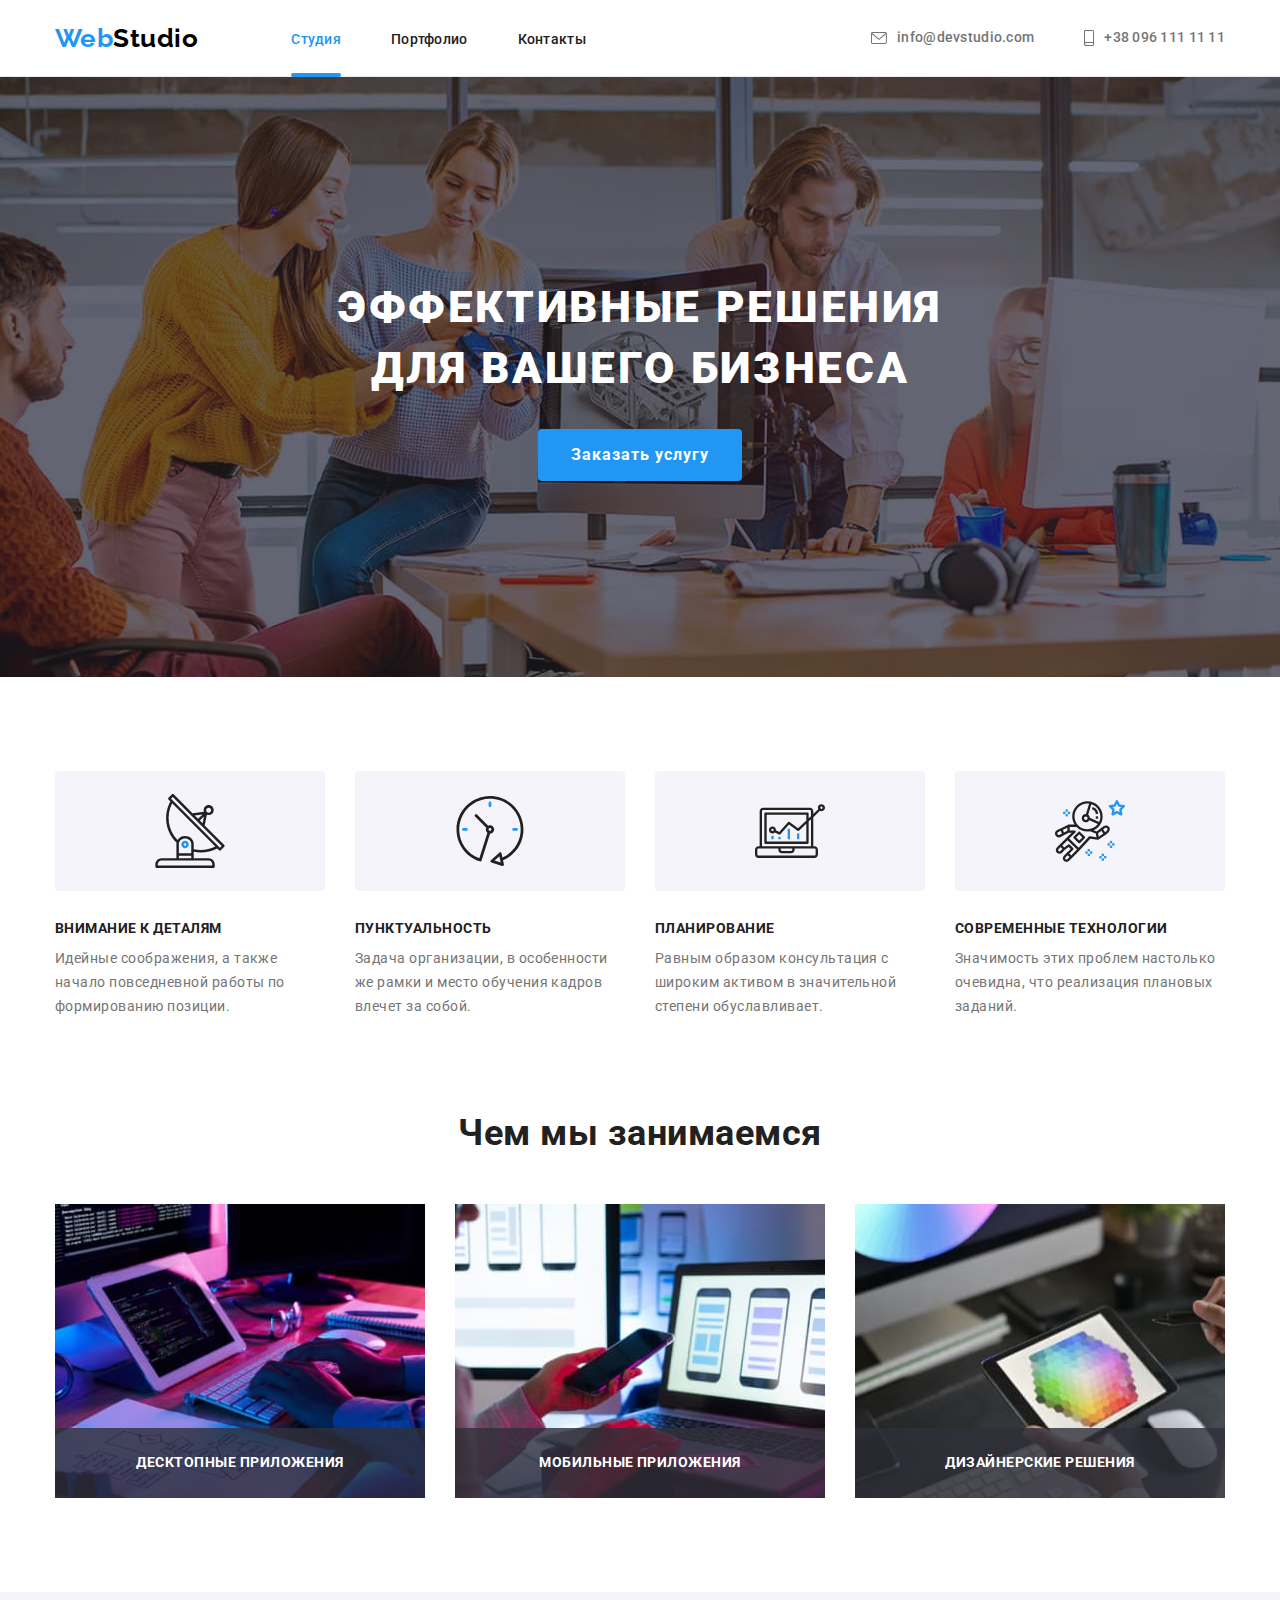
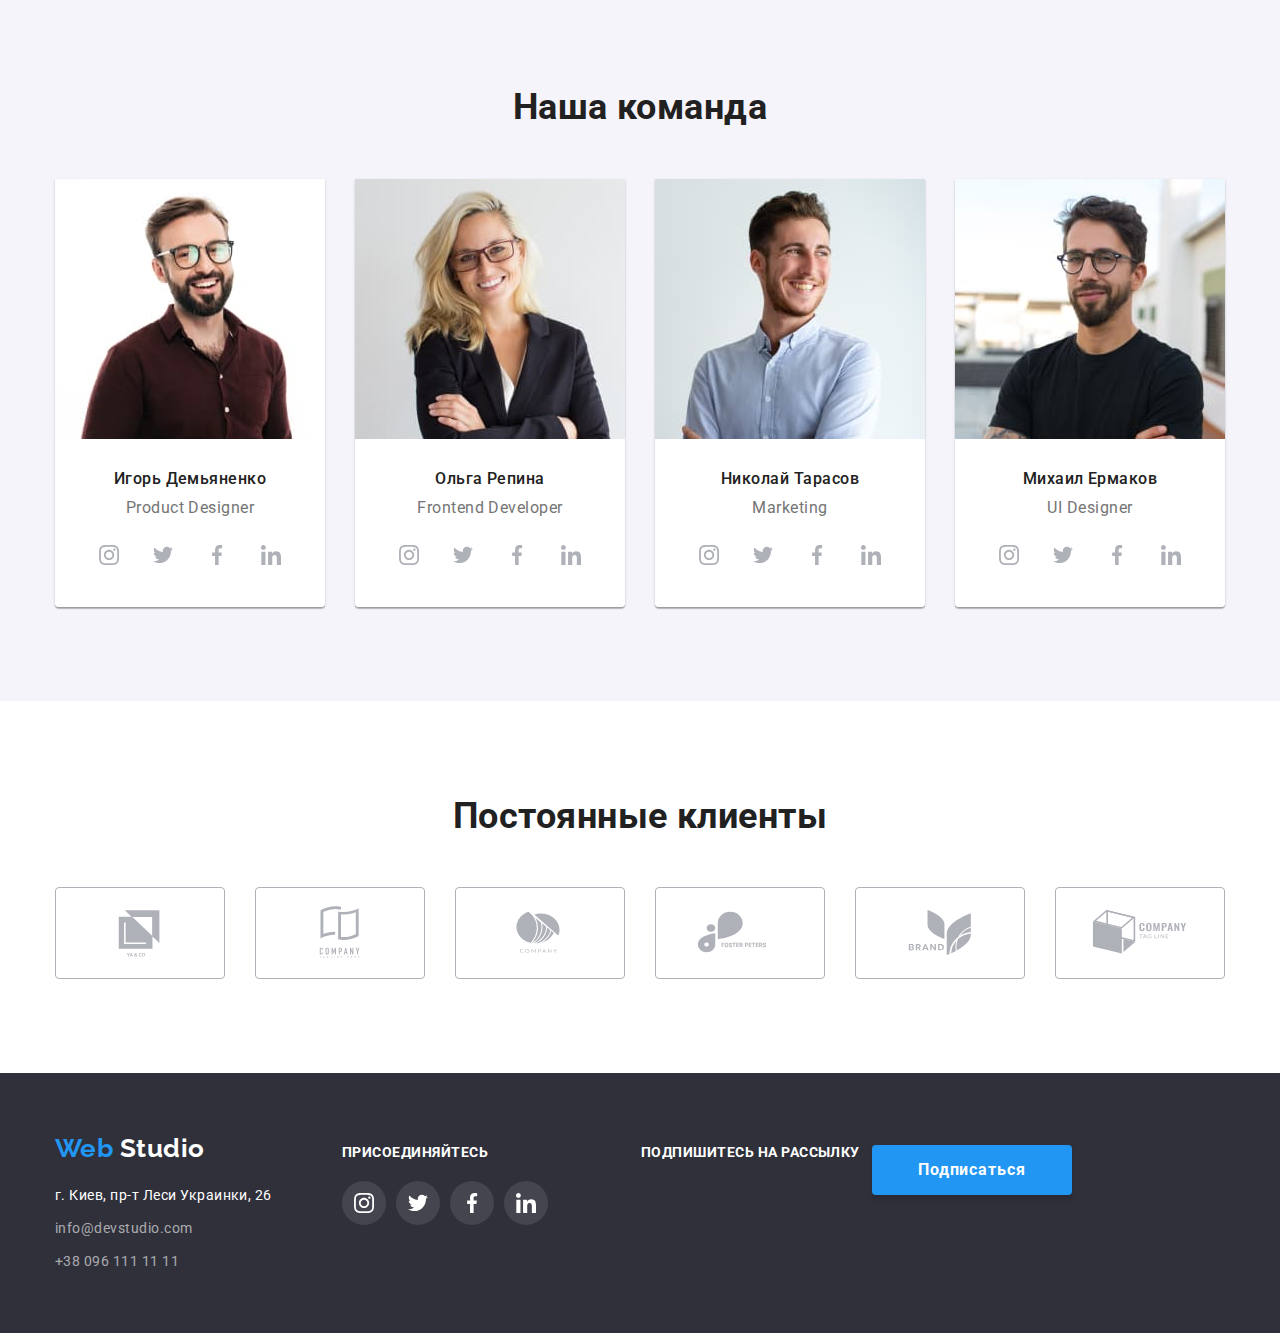
<file: index.html>
<!DOCTYPE html>
<html lang="ru">
	<head>
		<meta charset="UTF-8" />
		<meta
			http-equiv="X-UA-Compatible"
			content="IE=edge"
		/>
		<meta
			name="viewport"
			content="width=device-width, initial-scale=1.0"
		/>
		<title>Студия</title>
		<link
			rel="preconnect"
			href="https://fonts.googleapis.com"
		/>
		<link
			rel="preconnect"
			href="https://fonts.gstatic.com"
			crossorigin
		/>
		<link
			href="https://fonts.googleapis.com/css2?family=Raleway:wght@700&family=Roboto:wght@400;500;700;900&display=swap"
			rel="stylesheet"
		/>
		<link
			rel="stylesheet"
			href="https://cdnjs.cloudflare.com/ajax/libs/modern-normalize/1.1.0/modern-normalize.min.css"
		/>
		<link
			rel="stylesheet"
			href="./css/styles.css"
		/>
	</head>
	<body>
		<header class="top-side">
			<div class="container header">
				<nav class="nav header">
					<a
						href="./index.html"
						class="logo-up link"
					>
						<span class="logo-ingredient">Web</span>
						Studio
					</a>
					<ul class="site-nav list">
						<li class="item general">
							<a
								href="./index.html"
								class="link current"
							>
								Студия
							</a>
						</li>
						<li class="item">
							<a
								href="./portfolio.html"
								class="link"
							>
								Портфолио
							</a>
						</li>
						<li class="item">
							<a
								href=""
								class="link"
							>
								Контакты
							</a>
						</li>
					</ul>
				</nav>
				<ul class="contact-up list">
					<li class="item">
						<a
							href="mailto:test@mail.ua"
							class="link"
						>
							<svg
								class="contact-up-icon"
								width="16px"
								height="12px"
							>
								<use href="./images/symbol.svg#icon-mail"></use>
							</svg>
							info@devstudio.com
						</a>
					</li>
					<li class="item">
						<a
							href="tel:+380961111111"
							class="link"
						>
							<svg
								class="contact-up-icon"
								width="10px"
								height="16px"
							>
								<use href="./images/symbol.svg#icon-smartphone"></use>
							</svg>
							+38 096 111 11 11
						</a>
					</li>
				</ul>
			</div>
		</header>
		<main>
			<!--герой-->
			<section class="hero">
				<div class="container">
					<h1 class="hero-title">
						эффективные решения
						<br />
						для вашего бизнеса
					</h1>
					<button
						type="button"
						class="hero-button"
						data-modal-open
					>
						Заказать услугу
					</button>
				</div>
			</section>
			<!--особенности-->
			<section class="section">
				<div class="container">
					<h2 class="section-title visually-hidden">Особенности</h2>
					<ul class="feature-list list">
						<li class="sat item">
							<h3 class="title">Внимание к деталям</h3>
							<p>Идейные соображения, а также начало повседневной работы по формированию позиции.</p>
						</li>
						<li class="item">
							<h3 class="title">Пунктуальность</h3>
							<p>Задача организации, в особенности же рамки и место обучения кадров влечет за собой.</p>
						</li>
						<li class="item">
							<h3 class="title">Планирование</h3>
							<p>Равным образом консультация с широким активом в значительной степени обуславливает.</p>
						</li>
						<li class="item">
							<h3 class="title">Современные технологии</h3>
							<p>Значимость этих проблем настолько очевидна, что реализация плановых заданий.</p>
						</li>
					</ul>
				</div>
			</section>
			<!--чем мы занимаемся-->
			<section class="section work">
				<div class="container">
					<h2 class="section-title">Чем мы занимаемся</h2>
					<ul class="work-list list">
						<li class="item">
							<img
								src="./images/box1.jpg"
								alt="создание компьютерных программ"
								width="370"
								height="294"
							/>
							<p class="par">десктопные приложения</p>
						</li>
						<li class="item">
							<img
								src="./images/box2.jpg"
								alt="создание мобильных приложений"
								width="370"
								height="294"
							/>
							<p class="par">мобильные приложения</p>
						</li>
						<li class="item">
							<img
								src="./images/box3.jpg"
								alt="создание дизайнов"
								width="370"
								height="294"
							/>
							<p class="par">дизайнерские решения</p>
						</li>
					</ul>
				</div>
			</section>
			<!-- наша команда-->
			<section class="section team">
				<div class="container">
					<h2 class="section-title">Наша команда</h2>
					<ul class="team-list list">
						<li class="item">
							<img
								src="./images/img1.jpg"
								alt="дизайнер Игорь Демьяненко"
								width="270"
								height="260"
							/>
							<div class="team-content">
								<h3 class="title">Игорь Демьяненко</h3>
								<p class="paragraph">Product Designer</p>

								<ul class="social list">
									<li class="item">
										<a
											href=""
											class="team-social-link link"
										>
											<svg
												class="team-social-icon"
												width="20px"
												height="20px"
											>
												<use href="./images/symbol.svg#icon-instagram1"></use>
											</svg>
										</a>
									</li>
									<li class="item">
										<a
											href=""
											class="team-social-link link"
										>
											<svg
												class="team-social-icon"
												width="20px"
												height="20px"
											>
												<use href="./images/symbol.svg#icon-twitter2"></use>
											</svg>
										</a>
									</li>
									<li class="item">
										<a
											href=""
											class="team-social-link link"
										>
											<svg
												class="team-social-icon"
												width="20px"
												height="20px"
											>
												<use href="./images/symbol.svg#icon-facebook3"></use>
											</svg>
										</a>
									</li>
									<li class="item">
										<a
											href=""
											class="team-social-link link"
										>
											<svg
												class="team-social-icon"
												width="20px"
												height="20px"
											>
												<use href="./images/symbol.svg#icon-linkedin4"></use>
											</svg>
										</a>
									</li>
								</ul>
							</div>
						</li>

						<li class="item">
							<img
								src="./images/img2.jpg"
								alt="фронтэнд разработчик Ольга Репина "
								width="270"
								height="260"
							/>
							<div class="team-content">
								<h3 class="title">Ольга Репина</h3>
								<p class="paragraph">Frontend Developer</p>
								<ul class="social list">
									<li class="item">
										<a
											href=""
											class="team-social-link link"
										>
											<svg
												class="team-social-icon"
												width="20px"
												height="20px"
											>
												<use href="./images/symbol.svg#icon-instagram1"></use>
											</svg>
										</a>
									</li>
									<li class="item">
										<a
											href=""
											class="team-social-link link"
										>
											<svg
												class="team-social-icon"
												width="20px"
												height="20px"
											>
												<use href="./images/symbol.svg#icon-twitter2"></use>
											</svg>
										</a>
									</li>
									<li class="item">
										<a
											href=""
											class="team-social-link link"
										>
											<svg
												class="team-social-icon"
												width="20px"
												height="20px"
											>
												<use href="./images/symbol.svg#icon-facebook3"></use>
											</svg>
										</a>
									</li>
									<li class="item">
										<a
											href=""
											class="team-social-link link"
										>
											<svg
												class="team-social-icon"
												width="20px"
												height="20px"
											>
												<use href="./images/symbol.svg#icon-linkedin4"></use>
											</svg>
										</a>
									</li>
								</ul>
							</div>
						</li>
						<li class="item">
							<img
								src="./images/img3.jpg"
								alt="маркетолог Николай Тарасов "
								width="270"
								height="260"
							/>
							<div class="team-content">
								<h3 class="title">Николай Тарасов</h3>
								<p class="paragraph">Marketing</p>
								<ul class="social list">
									<li class="item">
										<a
											href=""
											class="team-social-link link"
										>
											<svg
												class="team-social-icon"
												width="20px"
												height="20px"
											>
												<use href="./images/symbol.svg#icon-instagram1"></use>
											</svg>
										</a>
									</li>
									<li class="item">
										<a
											href=""
											class="team-social-link link"
										>
											<svg
												class="team-social-icon"
												width="20px"
												height="20px"
											>
												<use href="./images/symbol.svg#icon-twitter2"></use>
											</svg>
										</a>
									</li>
									<li class="item">
										<a
											href=""
											class="team-social-link link"
										>
											<svg
												class="team-social-icon"
												width="20px"
												height="20px"
											>
												<use href="./images/symbol.svg#icon-facebook3"></use>
											</svg>
										</a>
									</li>
									<li class="item">
										<a
											href=""
											class="team-social-link link"
										>
											<svg
												class="team-social-icon"
												width="20px"
												height="20px"
											>
												<use href="./images/symbol.svg#icon-linkedin4"></use>
											</svg>
										</a>
									</li>
								</ul>
							</div>
						</li>

						<li class="item">
							<img
								src="./images/img4.jpg"
								alt="дезайнер Михаил Ермаков"
								width="270"
								height="260"
							/>
							<div class="team-content">
								<h3 class="title">Михаил Ермаков</h3>
								<p class="paragraph">UI Designer</p>
								<ul class="social list">
									<li class="item">
										<a
											href=""
											class="team-social-link link"
										>
											<svg
												class="team-social-icon"
												width="20px"
												height="20px"
											>
												<use href="./images/symbol.svg#icon-instagram1"></use>
											</svg>
										</a>
									</li>
									<li class="item">
										<a
											href=""
											class="team-social-link link"
										>
											<svg
												class="team-social-icon"
												width="20px"
												height="20px"
											>
												<use href="./images/symbol.svg#icon-twitter2"></use>
											</svg>
										</a>
									</li>
									<li class="item">
										<a
											href=""
											class="team-social-link link"
										>
											<svg
												class="team-social-icon"
												width="20px"
												height="20px"
											>
												<use href="./images/symbol.svg#icon-facebook3"></use>
											</svg>
										</a>
									</li>
									<li class="item">
										<a
											href=""
											class="team-social-link link"
										>
											<svg
												class="team-social-icon"
												width="20px"
												height="20px"
											>
												<use href="./images/symbol.svg#icon-linkedin4"></use>
											</svg>
										</a>
									</li>
								</ul>
							</div>
						</li>
					</ul>
				</div>
			</section>

			<section class="section clients">
				<div class="container">
					<h2 class="section-title">Постоянные клиенты</h2>
					<ul class="clients-list list">
						<li class="item">
							<a
								href=""
								class="clients-link"
							>
								<svg
									class="link-icon"
									width="106px"
									height="60px"
								>
									<use href="./images/symbol.svg#icon-group21"></use>
								</svg>
							</a>
						</li>
						<li class="item">
							<a
								href=""
								class="clients-link"
							>
								<svg
									class="link-icon"
									width="106"
									height="60"
								>
									<use href="./images/symbol.svg#icon-group22"></use>
								</svg>
							</a>
						</li>
						<li class="item">
							<a
								href=""
								class="clients-link"
							>
								<svg
									class="link-icon"
									width="106"
									height="60"
								>
									<use href="./images/symbol.svg#icon-group23"></use>
								</svg>
							</a>
						</li>
						<li class="item">
							<a
								href=""
								class="clients-link"
							>
								<svg
									class="link-icon"
									width="106"
									height="60"
								>
									<use href="./images/symbol.svg#icon-group24"></use>
								</svg>
							</a>
						</li>
						<li class="item">
							<a
								href=""
								class="clients-link"
							>
								<svg
									class="link-icon"
									width="106"
									height="60"
								>
									<use href="./images/symbol.svg#icon-group25"></use>
								</svg>
							</a>
						</li>
						<li class="item">
							<a
								href=""
								class="clients-link"
							>
								<svg
									class="link-icon"
									width="106"
									height="60"
								>
									<use href="./images/symbol.svg#icon-group26"></use>
								</svg>
							</a>
						</li>
					</ul>
				</div>
			</section>
		</main>

		<footer class="aside">
			<div class="container">
				<div>
					<a
						href="./index.html"
						class="logo-down link"
					>
						<span class="logo-ingredient">Web</span>
						Studio
					</a>
					<address class="aside-contact">
						<p>г. Киев, пр-т Леси Украинки, 26</p>
						<ul class="contact-down list">
							<li class="item">
								<a
									href="mailto:test@mail.ua"
									class="link"
								>
									info@devstudio.com
								</a>
							</li>
							<li class="item">
								<a
									href="tel:+380961111111"
									class="link"
								>
									+38 096 111 11 11
								</a>
							</li>
						</ul>
					</address>
				</div>
				<div class="aside-soc">
					<p class="aside-par">присоединяйтесь</p>
					<ul class="social list">
						<li class="item">
							<a
								href=""
								class="team-social-link link"
							>
								<svg
									class="team-social-icon"
									width="20px"
									height="20px"
								>
									<use href="./images/symbol.svg#icon-instagram1"></use>
								</svg>
							</a>
						</li>
						<li class="item">
							<a
								href=""
								class="team-social-link link"
							>
								<svg
									class="team-social-icon"
									width="20px"
									height="20px"
								>
									<use href="./images/symbol.svg#icon-twitter2"></use>
								</svg>
							</a>
						</li>
						<li class="item">
							<a
								href=""
								class="team-social-link link"
							>
								<svg
									class="team-social-icon"
									width="20px"
									height="20px"
								>
									<use href="./images/symbol.svg#icon-facebook3"></use>
								</svg>
							</a>
						</li>
						<li class="item">
							<a
								href=""
								class="team-social-link link"
							>
								<svg
									class="team-social-icon"
									width="20px"
									height="20px"
								>
									<use href="./images/symbol.svg#icon-linkedin4"></use>
								</svg>
							</a>
						</li>
					</ul>
				</div>
				<div class="aside-subscription">
					<p class="aside-par">подпишитесь на рассылку</p>
					<a
						href=""
						class="aside-subscrition link"
					>
						Подписаться
					</a>
				</div>
			</div>
		</footer>
		<div
			class="backdrop is-hidden"
			data-modal
		>
			<div class="modal">
				<button
					data-modal-close
					type="button"
					class="modal-btn"
				>
					<svg
						class="icon"
						width="11px"
						height="11px"
					>
						<use href="./images/symbol.svg#icon-btn"></use>
					</svg>
				</button>
			</div>
		</div>
		<script src="./js/modal.js"></script>
	</body>
</html>
</file>
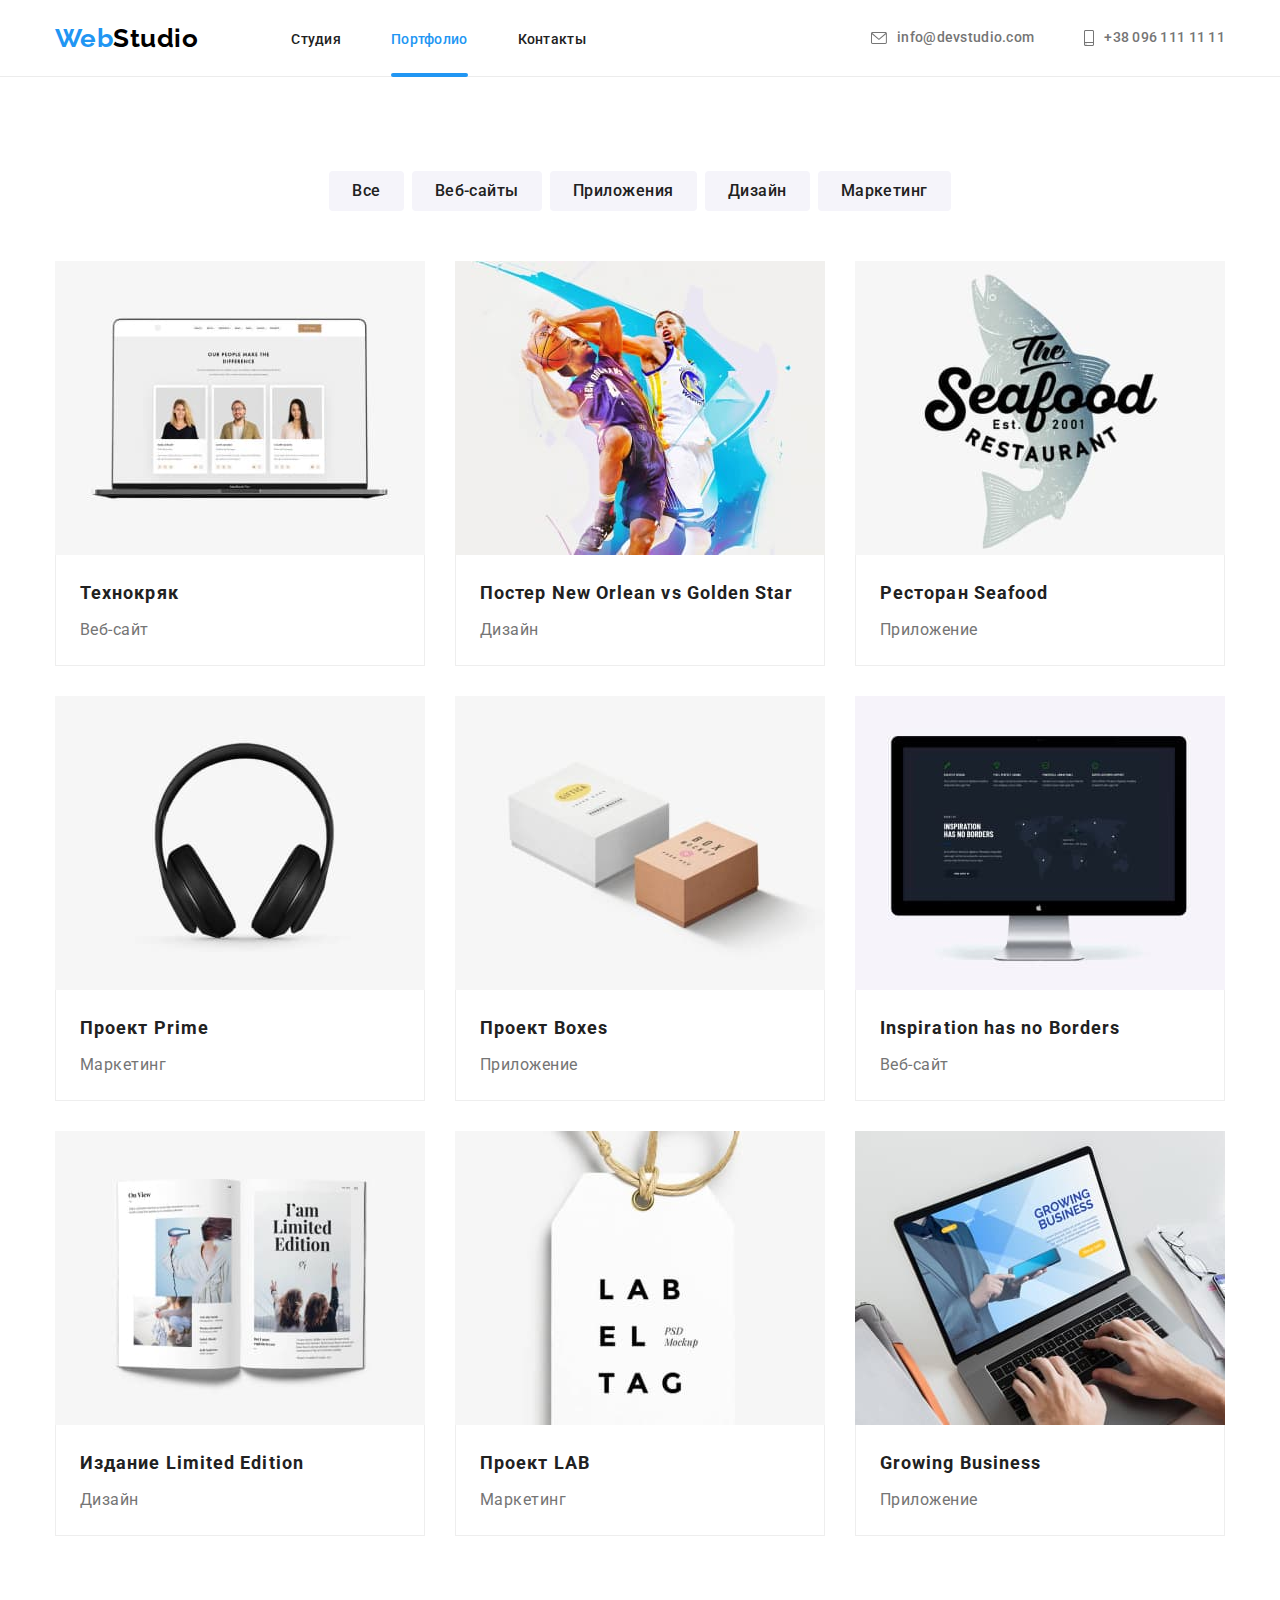
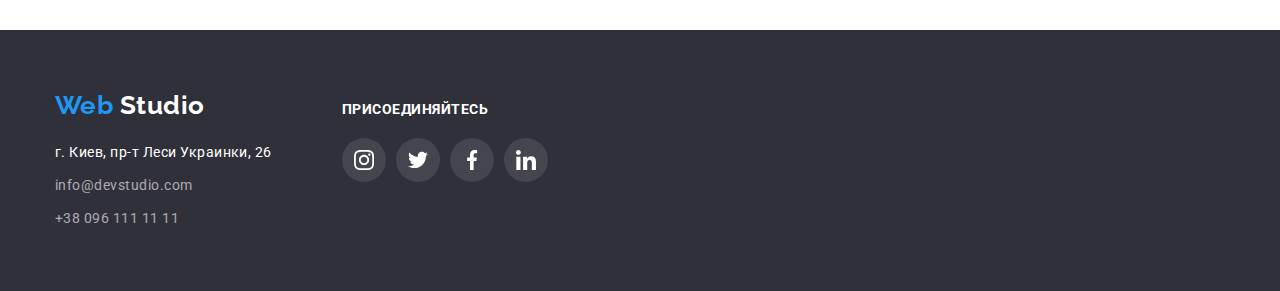
<file: portfolio.html>
<!DOCTYPE html>
<html lang="ru">
	<head>
		<meta charset="UTF-8" />
		<meta
			http-equiv="X-UA-Compatible"
			content="IE=edge"
		/>
		<meta
			name="viewport"
			content="width=device-width, initial-scale=1.0"
		/>
		<title>Портфолио</title>
		<link
			rel="preconnect"
			href="https://fonts.googleapis.com"
		/>
		<link
			rel="preconnect"
			href="https://fonts.gstatic.com"
			crossorigin
		/>
		<link
			href="https://fonts.googleapis.com/css2?family=Raleway:wght@700&family=Roboto:wght@400;500;700;900&display=swap"
			rel="stylesheet"
		/>
		<link
			rel="stylesheet"
			href="https://cdnjs.cloudflare.com/ajax/libs/modern-normalize/1.1.0/modern-normalize.min.css"
		/>
		<link
			rel="stylesheet"
			href="./css/styles.css"
		/>
	</head>
	<body>
		<header class="top-side">
			<div class="container header">
				<nav class="nav header">
					<a
						href="./index.html"
						class="logo-up link"
					>
						<span class="logo-ingredient">Web</span>
						Studio
					</a>
					<ul class="site-nav list">
						<li class="item">
							<a
								href="./index.html"
								class="link"
							>
								Студия
							</a>
						</li>
						<li class="item general">
							<a
								href="./portfolio.html"
								class="link current"
							>
								Портфолио
							</a>
						</li>
						<li class="item">
							<a
								href=""
								class="link"
							>
								Контакты
							</a>
						</li>
					</ul>
				</nav>

				<ul class="contact-up list">
					<li class="item">
						<a
							href="mailto:test@mail.ua"
							class="link"
						>
							<svg
								class="contact-up-icon"
								width="16px"
								height="12px"
							>
								<use href="./images/symbol.svg#icon-mail"></use>
							</svg>
							info@devstudio.com
						</a>
					</li>
					<li class="item">
						<a
							href="tel:+380961111111"
							class="link"
						>
							<svg
								class="contact-up-icon"
								width="10px"
								height="16px"
							>
								<use href="./images/symbol.svg#icon-smartphone"></use>
							</svg>
							+38 096 111 11 11
						</a>
					</li>
				</ul>
			</div>
		</header>
		<main>
			<section class="section">
				<div class="container">
					<h1 class="section-title visually-hidden">галерея работ</h1>
					<ul class="section-button list">
						<li class="item">
							<button
								type="button"
								class="basic-button"
							>
								Все
							</button>
						</li>
						<li class="item">
							<button
								type="button"
								class="basic-button"
							>
								Веб-сайты
							</button>
						</li>
						<li class="item">
							<button
								type="button"
								class="basic-button"
							>
								Приложения
							</button>
						</li>
						<li class="item">
							<button
								type="button"
								class="basic-button"
							>
								Дизайн
							</button>
						</li>
						<li class="item">
							<button
								type="button"
								class="basic-button"
							>
								Маркетинг
							</button>
						</li>
					</ul>

					<ul class="gallery list">
						<li class="item">
							<a
								href=""
								class="foto link"
							>
								<div class="gallery-thum">
									<img
										src="./images/img1p.jpg"
										alt="ноутбук"
										width="370"
										height="294"
									/>
									<p class="gallery-par">
										Ресурс предлагает комплексные предложения с разным уровнем функционала и
										сервисов. Все это позволит посетителю получить исчерпывающие сведения о компании
										или частном лице.
									</p>
								</div>
								<div class="gallery-content">
									<h3 class="gallery-heading">Технокряк</h3>
									<p class="gallery-text">Веб-сайт</p>
								</div>
							</a>
						</li>
						<li class="item">
							<a
								href=""
								class="foto link"
							>
								<div class="gallery-thum">
									<img
										src="./images/img2p.jpg"
										alt="баскетбол"
										width="370"
										height="294"
									/>
									<p class="gallery-par">
										Ресурс предлагает комплексные предложения с разным уровнем функционала и
										сервисов. Все это позволит посетителю получить исчерпывающие сведения о компании
										или частном лице.
									</p>
								</div>
								<div class="gallery-content">
									<h3 class="gallery-heading">Постер New Orlean vs Golden Star</h3>
									<p class="gallery-text">Дизайн</p>
								</div>
							</a>
						</li>
						<li class="item">
							<a
								href=""
								class="foto link"
							>
								<div class="gallery-thum">
									<img
										src="./images/img3p.jpg"
										alt="постер ресторан Seafood"
										width="370"
										height="294"
									/>
									<p class="gallery-par">
										Ресурс предлагает комплексные предложения с разным уровнем функционала и
										сервисов. Все это позволит посетителю получить исчерпывающие сведения о компании
										или частном лице.
									</p>
								</div>
								<div class="gallery-content">
									<h3 class="gallery-heading">Ресторан Seafood</h3>
									<p class="gallery-text">Приложение</p>
								</div>
							</a>
						</li>
						<li class="item">
							<a
								href=""
								class="foto link"
							>
								<div class="gallery-thum">
									<img
										src="./images/img4p.jpg"
										alt="наушники"
										width="370"
										height="294"
									/>
									<p class="gallery-par">
										Ресурс предлагает комплексные предложения с разным уровнем функционала и
										сервисов. Все это позволит посетителю получить исчерпывающие сведения о компании
										или частном лице.
									</p>
								</div>
								<div class="gallery-content">
									<h3 class="gallery-heading">Проект Prime</h3>
									<p class="gallery-text">Маркетинг</p>
								</div>
							</a>
						</li>
						<li class="item">
							<a
								href=""
								class="foto link"
							>
								<div class="gallery-thum">
									<img
										src="./images/img5p.jpg"
										alt="коробки"
										width="370"
										height="294"
									/>
									<p class="gallery-par">
										Ресурс предлагает комплексные предложения с разным уровнем функционала и
										сервисов. Все это позволит посетителю получить исчерпывающие сведения о компании
										или частном лице.
									</p>
								</div>
								<div class="gallery-content">
									<h3 class="gallery-heading">Проект Boxes</h3>
									<p class="gallery-text">Приложение</p>
								</div>
							</a>
						</li>
						<li class="item">
							<a
								href=""
								class="foto link"
							>
								<div class="gallery-thum">
									<img
										src="./images/img6p.jpg"
										alt="монитор"
										width="370"
										height="294"
									/>
									<p class="gallery-par">
										Ресурс предлагает комплексные предложения с разным уровнем функционала и
										сервисов. Все это позволит посетителю получить исчерпывающие сведения о компании
										или частном лице.
									</p>
								</div>
								<div class="gallery-content">
									<h3 class="gallery-heading">Inspiration has no Borders</h3>
									<p class="gallery-text">Веб-сайт</p>
								</div>
							</a>
						</li>
						<li class="item">
							<a
								href=""
								class="foto link"
							>
								<div class="gallery-thum">
									<img
										src="./images/img7p.jpg"
										alt="книга"
										width="370"
										height="294"
									/>
									<p class="gallery-par">
										Ресурс предлагает комплексные предложения с разным уровнем функционала и
										сервисов. Все это позволит посетителю получить исчерпывающие сведения о компании
										или частном лице.
									</p>
								</div>
								<div class="gallery-content">
									<h3 class="gallery-heading">Издание Limited Edition</h3>
									<p class="gallery-text">Дизайн</p>
								</div>
							</a>
						</li>
						<li class="item">
							<a
								href=""
								class="foto link"
							>
								<div class="gallery-thum">
									<img
										src="./images/img8p.jpg"
										alt="бирка"
										width="370"
										height="294"
									/>
									<p class="gallery-par">
										Ресурс предлагает комплексные предложения с разным уровнем функционала и
										сервисов. Все это позволит посетителю получить исчерпывающие сведения о компании
										или частном лице.
									</p>
								</div>

								<div class="gallery-content">
									<h3 class="gallery-heading">Проект LAB</h3>
									<p class="gallery-text">Маркетинг</p>
								</div>
							</a>
						</li>

						<li class="item">
							<a
								href=""
								class="foto link"
							>
								<div class="gallery-thum">
									<img
										src="./images/img9p.jpg"
										alt="работа на ноутбуке"
										width="370"
										height="294"
									/>
									<p class="gallery-par">
										Ресурс предлагает комплексные предложения с разным уровнем функционала и
										сервисов. Все это позволит посетителю получить исчерпывающие сведения о компании
										или частном лице.
									</p>
								</div>

								<div class="gallery-content">
									<h3 class="gallery-heading">Growing Business</h3>
									<p class="gallery-text">Приложение</p>
								</div>
							</a>
						</li>
					</ul>
				</div>
			</section>
		</main>
		<footer class="aside">
			<div class="container">
				<div>
					<a
						href="./index.html"
						class="logo-down link"
					>
						<span class="logo-ingredient">Web</span>
						Studio
					</a>
					<address class="aside-contact">
						<p>г. Киев, пр-т Леси Украинки, 26</p>
						<ul class="contact-down list">
							<li class="item">
								<a
									href="mailto:test@mail.ua"
									class="link"
								>
									info@devstudio.com
								</a>
							</li>
							<li class="item">
								<a
									href="tel:+380961111111"
									class="link"
								>
									+38 096 111 11 11
								</a>
							</li>
						</ul>
					</address>
				</div>
				<div class="aside-soc">
					<p class="aside-par">присоединяйтесь</p>
					<ul class="social list">
						<li class="item">
							<a
								href=""
								class="team-social-link link"
							>
								<svg
									class="team-social-icon"
									width="20px"
									height="20px"
								>
									<use href="./images/symbol.svg#icon-instagram1"></use>
								</svg>
							</a>
						</li>
						<li class="item">
							<a
								href=""
								class="team-social-link link"
							>
								<svg
									class="team-social-icon"
									width="20px"
									height="20px"
								>
									<use href="./images/symbol.svg#icon-twitter2"></use>
								</svg>
							</a>
						</li>
						<li class="item">
							<a
								href=""
								class="team-social-link link"
							>
								<svg
									class="team-social-icon"
									width="20px"
									height="20px"
								>
									<use href="./images/symbol.svg#icon-facebook3"></use>
								</svg>
							</a>
						</li>
						<li class="item">
							<a
								href=""
								class="team-social-link link"
							>
								<svg
									class="team-social-icon"
									width="20px"
									height="20px"
								>
									<use href="./images/symbol.svg#icon-linkedin4"></use>
								</svg>
							</a>
						</li>
					</ul>
				</div>
			</div>
		</footer>
	</body>
</html>
</file>
<file: css/styles.css>
:root {
	--primary-text-color: #757575;
	--secondery-text-color: #212121;
	--third-text-color: rgba(255, 255, 255, 0.6);
	--logo-color: #000000;
	--accent-color: #2196f3;
	--accent-hover-color: #188ce8;
	--accent-button-color: #f5f4fa;
	--primary-white-color: #ffffff;
	--primary-background-color: #2f303a;
}

body {
	margin: 0;
	letter-spacing: 0.03em;
	background-color: var(--primary-white-color);
	color: var(--primary-text-color);
	font-family: "Roboto", sans-serif;
}
.list {
	list-style: none;
	padding: 0;
	margin: 0;
}
.link {
	text-decoration: none;
}
h1,
h2,
h3,
h4,
h5,
h6 {
	margin-top: 0;
}

p {
	margin-top: 0;
	margin-bottom: 0;
}

img {
	display: block;
}

/* .gallery .link {
  text-decoration: none;
  list-style: none;
} */

.visually-hidden {
	position: absolute;
	width: 1px;
	height: 1px;
	margin: -1px;
	border: 0;
	padding: 0;

	white-space: nowrap;
	clip-path: inset(100%);
	clip: rect(0 0 0 0);
	overflow: hidden;
}

/* heder */
.container {
	margin-left: auto;
	margin-right: auto;
	width: 1200px;
	padding-left: 15px;
	padding-right: 15px;
}
.top-side {
	border-bottom: 1px solid #ececec;
}
.header {
	display: flex;
	align-items: center;
}
.container.header {
	/* border-bottom: 1px solid #ececec; */
}

/* logo */
.logo-up {
	display: inherit;
	font-family: "Raleway", sans-serif;
	font-weight: 700;
	font-size: 26px;
	line-height: 1.19;
	color: var(--logo-color);
}
.logo-ingredient {
	color: var(--accent-color);
}

/* site nav */
.site-nav {
	display: flex;
	margin-left: 93px;
}

.site-nav .item + .item {
	margin-left: 50px;
}

.general::after {
	content: "";
	display: block;
	position: absolute;
	width: 100%;
	height: 4px;
	background-color: var(--accent-color);
	border-radius: 2px;
	bottom: -1px;
}
.general {
	position: relative;
}

.site-nav .link {
	display: block;
	padding-top: 32px;
	padding-bottom: 28px;

	color: var(--secondery-text-color);
	font-weight: 500;
	font-size: 14px;
	line-height: 1.14;
	letter-spacing: 0.02em;
	transition-property: color;
	transition-duration: 250ms;
	transition-timing-function: cubic-bezier(0.4, 0, 0.2, 1);
}
.site-nav .link:hover,
.site-nav .link:focus {
	color: var(--accent-color);
}
.site-nav .link.current {
	color: var(--accent-color);
}

/* contact-up */
.contact-up {
	display: flex;
	margin-left: auto;
}

.contact-up .item + .item {
	margin-left: 50px;
}

.contact-up .link {
	display: flex;
	font-weight: 500;
	font-size: 14px;
	line-height: 1.14;
	letter-spacing: 0.02em;
	color: var(--primary-text-color);
	align-items: center;
	transition-property: color;
	transition-duration: 250ms;
	transition-timing-function: cubic-bezier(0.4, 0, 0.2, 1);
}

.contact-up .link:hover,
.contact-up .link:focus {
	color: var(--accent-color);
}

.contact-up-icon {
	margin-right: 10px;
	fill: currentColor;
}

/* hero { */
.hero {
	max-width: 1600px;
	height: 600px;
	margin-left: auto;
	margin-right: auto;
	background-image: linear-gradient(to right, rgba(47, 48, 58, 0.4), rgba(47, 48, 58, 0.4)),
		url(../images/imghero.jpg);

	background-repeat: no-repeat;
	background-position: center;
	background-size: cover;

	padding-top: 200px;
	padding-bottom: 200px;

	background-color: var(--primary-background-color);
}

.hero > .container {
	text-align: center;
}

.hero-title {
	font-weight: 900;
	font-size: 44px;
	line-height: 1.39;

	letter-spacing: 0.06em;
	text-transform: uppercase;
	color: var(--primary-white-color);
}
/* button */
.hero-button {
	border: 1px solid transparent;
	border-radius: 4px;
	padding: 10px 32px;
	min-width: 200px;

	color: var(--primary-white-color);
	background-color: var(--accent-color);

	font-weight: 700;
	line-height: 1.87;
	text-align: center;
	letter-spacing: 0.06em;

	cursor: pointer;

	transition-property: background-color;
	transition-duration: 250ms;
	transition-timing-function: cubic-bezier(0.4, 0, 0.2, 1);
}

.hero-button:hover,
.hero-button:focus {
	background-color: var(--accent-hover-color);
}

/* section */
.section {
	padding-top: 94px;
	padding-bottom: 94px;
}

.section-title {
	margin-bottom: 50px;
	font-size: 36px;
	line-height: 1.17;
	text-align: center;
	color: var(--secondery-text-color);
}

/* features */

.feature-list .title {
	margin-bottom: 10px;
	font-size: 14px;
	line-height: 1.14;
	text-transform: uppercase;
	color: var(--secondery-text-color);
}
.feature-list {
	display: flex;
	font-size: 14px;
	line-height: 1.7;
}
.feature-list > .item {
	min-width: 270px;
	flex-basis: calc(100% / 4 - 30px);
}

.feature-list .item + .item {
	margin-left: 30px;
}

.feature-list > .item::before {
	display: block;
	content: "";
	height: 120px;
	margin-bottom: 30px;
	background-size: 70px;
	background-repeat: no-repeat;
	background-position: center;

	background-color: var(--accent-button-color);
	border-radius: 4px;
}

.feature-list > .item:nth-child(1)::before {
	background-image: url(../images/sat.svg);
}

.feature-list > .item:nth-child(2)::before {
	background-image: url(../images/time.svg);
}

.feature-list > .item:nth-child(3)::before {
	background-image: url(../images/diagram3.svg);
}

.feature-list > .item:nth-child(4)::before {
	background-image: url(../images/astronaut4.svg);
}

/* Work */
.section.work {
	padding-top: 0;
}

.work-list.list {
	display: flex;
}

.work-list .par {
	display: flex;
	align-items: center;
	justify-content: center;
	position: absolute;
	bottom: 0px;
	color: var(--primary-white-color);
	width: 100%;
	height: 70px;
	font-style: normal;
	font-weight: 700;
	font-size: 14px;
	line-height: 1.14;
	text-transform: uppercase;
	background: rgba(47, 48, 58, 0.8);
}

.work-list .item {
	flex-basis: calc(100% / 3 - 30px);
	position: relative;
}

.work-list .item + .item {
	margin-left: 30px;
}
/* team */

.team {
	background-color: var(--accent-button-color);
}

.team-list .title {
	margin-bottom: 10px;
	font-size: 16px;
	font-weight: 500;
	line-height: 1.19;
	text-align: center;
	color: var(--secondery-text-color);
}
.team-list {
	display: flex;
	line-height: 1.19;
	text-align: center;
}

.team-list > .item {
	flex-basis: calc(100% / 4 - 30px);
	box-shadow: 0px 1px 3px rgba(0, 0, 0, 0.12), 0px 1px 1px rgba(0, 0, 0, 0.14), 0px 2px 1px rgba(0, 0, 0, 0.2);
	border-radius: 0px 0px 4px 4px;
}

.team-list > .item + .item {
	margin-left: 30px;
}

.paragraph {
	margin-bottom: 16px;
}

/* socisl network buttons */

.social {
	display: flex;
	justify-content: center;
	gap: 10px;
}

.social .link {
	width: 44px;
	height: 44px;
	border-radius: 50%;
	display: flex;
	align-items: center;
	justify-content: center;
	color: #afb1b8;
	transition-property: color, background-color;
	transition-duration: 250ms;
	transition-timing-function: cubic-bezier(0.4, 0, 0.2, 1);
}
.team-social-icon {
	fill: currentColor;
}

.team-social-link:hover,
.team-social-link:focus {
	background-color: var(--accent-color);
	color: var(--primary-white-color);
}

.team-content {
	padding: 30px 0px;
	border-radius: 0px 0px 4px 4px;

	background-color: var(--primary-white-color);
}
/* clients */
.clients-list {
	display: flex;
	gap: 30px;
	align-items: center;
}

.clients-link {
	display: flex;
	align-items: center;
	justify-content: center;
	color: #afb1b8;

	width: 170px;
	height: 92px;
	border: 1px solid #afb1b8;
	border-radius: 4px;
	transition-property: border, color;
	transition-duration: 250ms;
	transition-timing-function: cubic-bezier(0.4, 0, 0.2, 1);
}

.clients-link > .link-icon {
	fill: currentColor;
}

.clients-link:hover,
.clients-link:focus {
	color: #2196f3;
	border: 1px solid var(--accent-color);
}

/* footer */

.aside {
	padding-top: 60px;
	padding-bottom: 60px;
	background-color: var(--primary-background-color);
	color: var(--primary-white-color);
}

.logo-down {
	font-family: "Raleway", sans-serif;
	font-weight: 700;
	font-size: 26px;
	line-height: 1.19;
	color: var(--primary-white-color);
}

.aside-contact {
	margin-top: 20px;
	font-size: 14px;
	line-height: 1.71;
	font-style: normal;
}

.aside > .container {
	display: flex;
	align-items: baseline;
}

.aside-soc {
	margin-left: 70px;
}
.aside-par {
	margin-bottom: 20px;
	font-style: normal;
	font-weight: 700;
	font-size: 14px;
	line-height: 1.14;
	text-transform: uppercase;
}

.aside-subscription {
	display: flex;
	margin-left: 93px;
}

.aside-subscrition.link {
	display: flex;
	justify-content: center;
	align-items: center;
	margin-left: 12px;
	color: var(--primary-white-color);
	background-color: var(--accent-color);
	width: 200px;
	height: 50px;
	border-radius: 4px;

	font-weight: 700;
	font-size: 16px;
	line-height: 1.88;
	letter-spacing: 0.06em;

	box-shadow: 0px 4px 4px rgba(0, 0, 0, 0.15);
}

.aside-subscrition::after {
}

.aside .team-social-link {
	background-color: rgba(255, 255, 255, 0.1);
	color: var(--primary-white-color);
	transition-property: background-color;
	transition-duration: 250ms;
	transition-timing-function: cubic-bezier(0.4, 0, 0.2, 1);
}
.team-social-icon {
	fill: currentColor;
}

.team-social-link:hover,
.team-social-link:focus {
	background-color: var(--accent-color);
}

.contact-down .link {
	color: var(--third-text-color);
	transition-property: color;
	transition-duration: 250ms;
	transition-timing-function: cubic-bezier(0.4, 0, 0.2, 1);
}
.contact-down .link:hover,
.contact-down .link:focus {
	color: var(--accent-color);
}
.contact-down.list {
	margin-top: 9px;
}
.contact-down > .item:first-child {
	margin-bottom: 9px;
}
/* portfolio main button */

.basic-button {
	border: 1px solid transparent;
	border-radius: 4px;
	padding: 6px 22px;

	font-weight: 500;
	line-height: 1.63;
	text-align: center;
	letter-spacing: 0.03em;
	font-family: inherit;
	cursor: pointer;
	color: var(--secondery-text-color);
	background-color: var(--accent-button-color);
	transition-property: background-color, color, box-shadow;
	transition-duration: 250ms;
	transition-timing-function: cubic-bezier(0.4, 0, 0.2, 1);
}

.basic-button:hover,
.basic-button:focus {
	color: var(--primary-white-color);
	background-color: var(--accent-color);
	box-shadow: 0px 3px 1px rgba(0, 0, 0, 0.1), 0px 1px 2px rgba(0, 0, 0, 0.08), 0px 2px 2px rgba(0, 0, 0, 0.12);
}

.section-button {
	display: flex;
	justify-content: center;
	margin-bottom: 50px;
}

.section-button .item + .item {
	margin-left: 8px;
}

/* gallery */
.gallery {
	display: flex;
	flex-wrap: wrap;

	margin-left: -30px;
	margin-top: -30px;
}

.gallery > .item {
	flex-basis: calc(100% / 3 - 30px);
	margin-left: 30px;
	margin-top: 30px;
}

.gallery-thum {
	position: relative;
	overflow: hidden;
}

.gallery-par {
	position: absolute;
	width: 100%;
	height: 100%;
	padding: 63px 24px;

	font-weight: 400;
	font-size: 18px;
	line-height: 1.56;
	color: var(--primary-white-color);
	background-color: rgba(33, 150, 243, 0.9);

	transform: translateY(0);
	transition-duration: 250ms;
	transition-timing-function: cubic-bezier(0.4, 0, 0.2, 1);
	overflow: auto;
}

.gallery .item:hover .gallery-par,
.gallery .item:focus .gallery-par {
	transform: translateY(-100%);
}

.foto {
	display: block;
	line-height: 1.88;
	color: var(--primary-text-color);

	transition-property: box-shadow;
	transition-duration: 250ms;
	transition-timing-function: cubic-bezier(0.4, 0, 0.2, 1);
}

.foto:hover,
.foto:focus {
	box-shadow: 0px 1px 1px rgba(0, 0, 0, 0.12), 0px 4px 4px rgba(0, 0, 0, 0.06), 1px 4px 6px rgba(0, 0, 0, 0.16);
}

.gallery .header {
	font-size: 18px;
	line-height: 2;
	letter-spacing: 0.06em;
	color: var(--secondery-text-color);
}

.gallery-heading {
	margin-bottom: 4px;
	font-size: 18px;
	line-height: 2;
	letter-spacing: 0.06em;
	color: var(--secondery-text-color);
}
.gallery-content {
	padding: 20px 24px;
	border-left: 1px solid #eeeeee;
	border-right: 1px solid #eeeeee;
	border-bottom: 1px solid #eeeeee;
}

/* модальное окно */
.backdrop {
	position: fixed;
	top: 0;
	left: 0;
	width: 100%;
	height: 100%;
	background: rgba(0, 0, 0, 0.2);

	opacity: 1;
	transition: opacity 300ms cubic-bezier(0.4, 0, 0.2, 1), visibility 300ms cubic-bezier(0.4, 0, 0.2, 1);
}

.backdrop.is-hidden {
	visibility: hidden;
	opacity: 0;
	pointer-events: none;
}
.backdrop.is-hidden .modal {
	transform: translate(-50%, -50%) scale(0.1);
}

.modal {
	width: 528px;
	min-height: 581px;
	background-color: #ffffff;
	border-radius: 4px;
	box-shadow: 0px 1px 3px rgba(0, 0, 0, 0.12), 0px 1px 1px rgba(0, 0, 0, 0.14), 0px 2px 1px rgba(0, 0, 0, 0.2);

	position: absolute;
	top: 50%;
	left: 50%;

	display: flex;
	justify-content: flex-end;
	padding: 8px;

	transform: translate(-50%, -50%) scale(1);
	transition: transform 300ms cubic-bezier(0.4, 0, 0.2, 1);
}

.modal-btn {
	display: flex;
	align-items: center;
	justify-content: center;
	width: 30px;
	height: 30px;
	border-radius: 50%;
	background-color: #ffffff;
	border: 1px solid rgba(0, 0, 0, 0.1);
	cursor: pointer;
}
</file>
